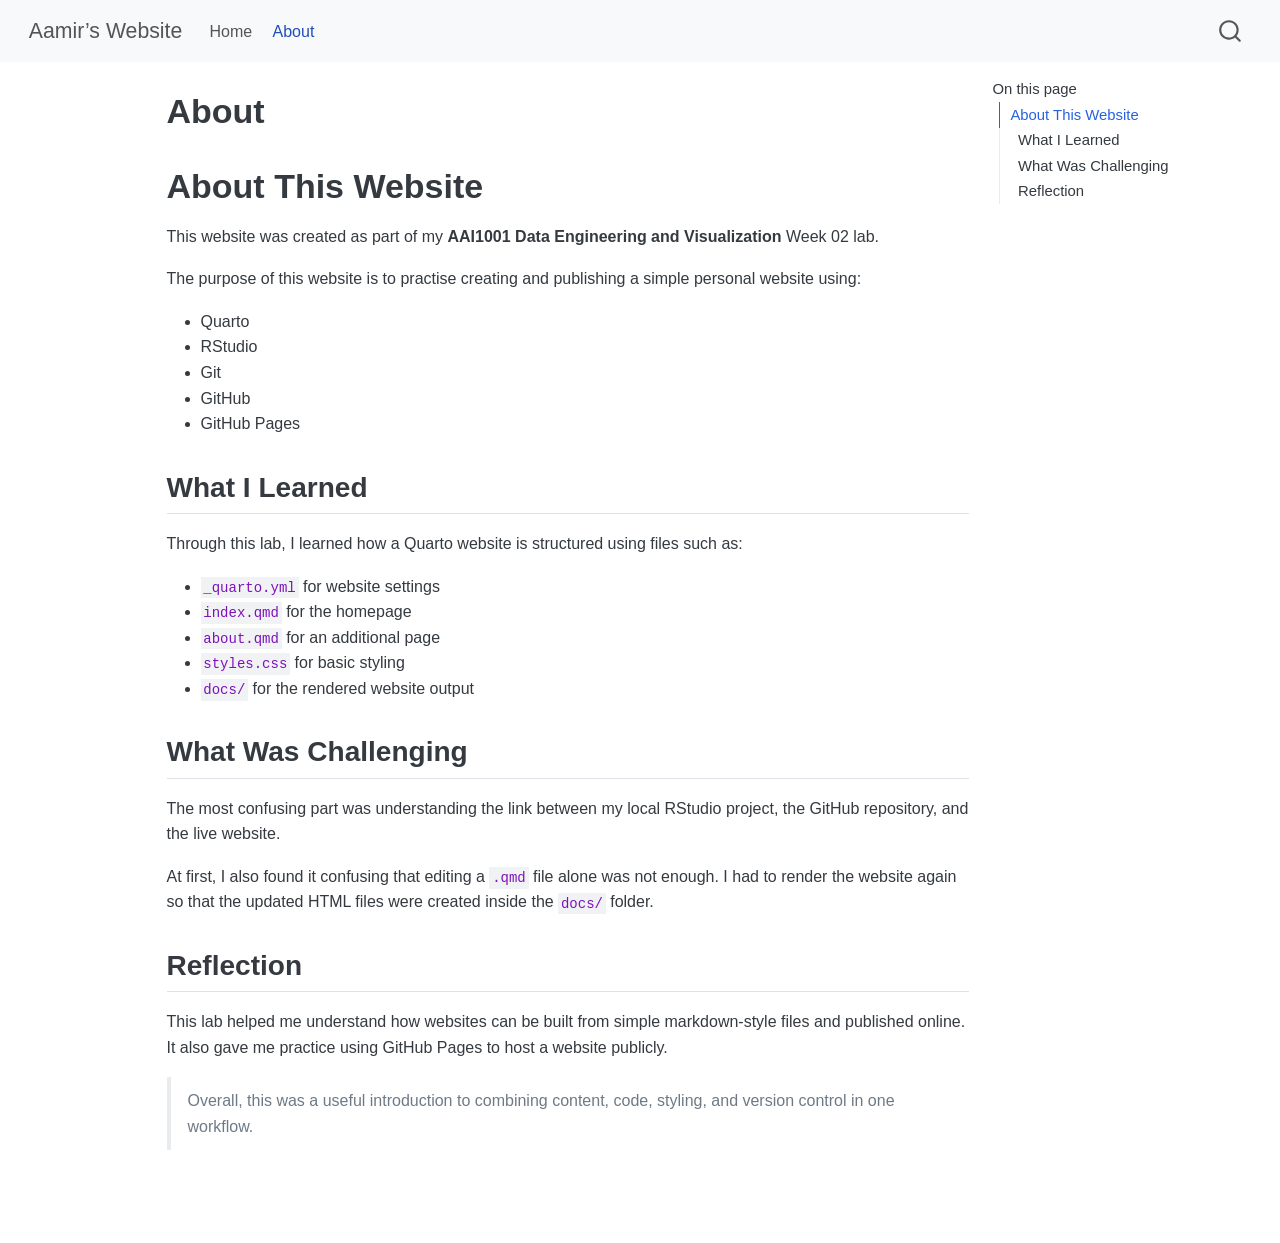
<file: docs/about.html>
<!DOCTYPE html>
<html xmlns="http://www.w3.org/1999/xhtml" lang="en" xml:lang="en"><head>

<meta charset="utf-8">
<meta name="generator" content="quarto-1.9.37">

<meta name="viewport" content="width=device-width, initial-scale=1.0, user-scalable=yes">


<title>About – Aamir’s Website</title>
<style>
/* Default styles provided by pandoc.
** See https://pandoc.org/MANUAL.html#variables-for-html for config info.
*/
code{white-space: pre-wrap;}
span.smallcaps{font-variant: small-caps;}
div.columns{display: flex; gap: min(4vw, 1.5em);}
div.column{flex: auto; overflow-x: auto;}
div.hanging-indent{margin-left: 1.5em; text-indent: -1.5em;}
ul.task-list{list-style: none;}
ul.task-list li input[type="checkbox"] {
  width: 0.8em;
  margin: 0 0.8em 0.2em -1em; /* quarto-specific, see https://github.com/quarto-dev/quarto-cli/issues/4556 */ 
  vertical-align: middle;
}
</style>


<script src="site_libs/quarto-nav/quarto-nav.js"></script>
<script src="site_libs/quarto-nav/headroom.min.js"></script>
<script src="site_libs/clipboard/clipboard.min.js"></script>
<script src="site_libs/quarto-search/autocomplete.umd.js"></script>
<script src="site_libs/quarto-search/fuse.min.js"></script>
<script src="site_libs/quarto-search/quarto-search.js"></script>
<meta name="quarto:offset" content="./">
<script src="site_libs/quarto-html/quarto.js" type="module"></script>
<script src="site_libs/quarto-html/tabsets/tabsets.js" type="module"></script>
<script src="site_libs/quarto-html/popper.min.js"></script>
<script src="site_libs/quarto-html/tippy.umd.min.js"></script>
<script src="site_libs/quarto-html/anchor.min.js"></script>
<link href="site_libs/quarto-html/tippy.css" rel="stylesheet">
<link href="site_libs/quarto-html/quarto-syntax-highlighting-7f8f88aac4f3542376d5c11b86a4c14d.css" rel="stylesheet" id="quarto-text-highlighting-styles">
<script src="site_libs/bootstrap/bootstrap.min.js"></script>
<link href="site_libs/bootstrap/bootstrap-icons.css" rel="stylesheet">
<link href="site_libs/bootstrap/bootstrap-158031087360bce0ff56dc785ce39e06.min.css" rel="stylesheet" append-hash="true" id="quarto-bootstrap" data-mode="light">
<script id="quarto-search-options" type="application/json">{
  "location": "navbar",
  "copy-button": false,
  "collapse-after": 3,
  "panel-placement": "end",
  "type": "overlay",
  "limit": 50,
  "keyboard-shortcut": [
    "f",
    "/",
    "s"
  ],
  "show-item-context": false,
  "language": {
    "search-no-results-text": "No results",
    "search-matching-documents-text": "matching documents",
    "search-copy-link-title": "Copy link to search",
    "search-hide-matches-text": "Hide additional matches",
    "search-more-match-text": "more match in this document",
    "search-more-matches-text": "more matches in this document",
    "search-clear-button-title": "Clear",
    "search-text-placeholder": "",
    "search-detached-cancel-button-title": "Cancel",
    "search-submit-button-title": "Submit",
    "search-label": "Search"
  }
}</script>


<link rel="stylesheet" href="styles.css">
</head>

<body class="nav-fixed quarto-light">

<div id="quarto-search-results"></div>
  <header id="quarto-header" class="headroom fixed-top">
    <nav class="navbar navbar-expand-lg " data-bs-theme="dark">
      <div class="navbar-container container-fluid">
      <div class="navbar-brand-container mx-auto">
    <a class="navbar-brand" href="./index.html">
    <span class="navbar-title">Aamir’s Website</span>
    </a>
  </div>
            <div id="quarto-search" class="" title="Search"></div>
          <button class="navbar-toggler" type="button" data-bs-toggle="collapse" data-bs-target="#navbarCollapse" aria-controls="navbarCollapse" role="menu" aria-expanded="false" aria-label="Toggle navigation" onclick="if (window.quartoToggleHeadroom) { window.quartoToggleHeadroom(); }">
  <span class="navbar-toggler-icon"></span>
</button>
          <div class="collapse navbar-collapse" id="navbarCollapse">
            <ul class="navbar-nav navbar-nav-scroll me-auto">
  <li class="nav-item">
    <a class="nav-link" href="./index.html"> 
<span class="menu-text">Home</span></a>
  </li>  
  <li class="nav-item">
    <a class="nav-link active" href="./about.html" aria-current="page"> 
<span class="menu-text">About</span></a>
  </li>  
</ul>
          </div> <!-- /navcollapse -->
            <div class="quarto-navbar-tools">
</div>
      </div> <!-- /container-fluid -->
    </nav>
</header>
<!-- content -->
<div id="quarto-content" class="quarto-container page-columns page-rows-contents page-layout-article page-navbar">
<!-- sidebar -->
<!-- margin-sidebar -->
    <div id="quarto-margin-sidebar" class="sidebar margin-sidebar">
        <nav id="TOC" role="doc-toc" class="toc-active">
    <h2 id="toc-title">On this page</h2>
   
  <ul>
  <li><a href="#about-this-website" id="toc-about-this-website" class="nav-link active" data-scroll-target="#about-this-website">About This Website</a>
  <ul class="collapse">
  <li><a href="#what-i-learned" id="toc-what-i-learned" class="nav-link" data-scroll-target="#what-i-learned">What I Learned</a></li>
  <li><a href="#what-was-challenging" id="toc-what-was-challenging" class="nav-link" data-scroll-target="#what-was-challenging">What Was Challenging</a></li>
  <li><a href="#reflection" id="toc-reflection" class="nav-link" data-scroll-target="#reflection">Reflection</a></li>
  </ul></li>
  </ul>
</nav>
    </div>
<!-- main -->
<main class="content" id="quarto-document-content">

<header id="title-block-header" class="quarto-title-block default">
<div class="quarto-title">
<h1 class="title">About</h1>
</div>



<div class="quarto-title-meta">

    
  
    
  </div>
  


</header>


<section id="about-this-website" class="level1">
<h1>About This Website</h1>
<p>This website was created as part of my <strong>AAI1001 Data Engineering and Visualization</strong> Week 02 lab.</p>
<p>The purpose of this website is to practise creating and publishing a simple personal website using:</p>
<ul>
<li>Quarto</li>
<li>RStudio</li>
<li>Git</li>
<li>GitHub</li>
<li>GitHub Pages</li>
</ul>
<section id="what-i-learned" class="level2">
<h2 class="anchored" data-anchor-id="what-i-learned">What I Learned</h2>
<p>Through this lab, I learned how a Quarto website is structured using files such as:</p>
<ul>
<li><code>_quarto.yml</code> for website settings</li>
<li><code>index.qmd</code> for the homepage</li>
<li><code>about.qmd</code> for an additional page</li>
<li><code>styles.css</code> for basic styling</li>
<li><code>docs/</code> for the rendered website output</li>
</ul>
</section>
<section id="what-was-challenging" class="level2">
<h2 class="anchored" data-anchor-id="what-was-challenging">What Was Challenging</h2>
<p>The most confusing part was understanding the link between my local RStudio project, the GitHub repository, and the live website.</p>
<p>At first, I also found it confusing that editing a <code>.qmd</code> file alone was not enough. I had to render the website again so that the updated HTML files were created inside the <code>docs/</code> folder.</p>
</section>
<section id="reflection" class="level2">
<h2 class="anchored" data-anchor-id="reflection">Reflection</h2>
<p>This lab helped me understand how websites can be built from simple markdown-style files and published online. It also gave me practice using GitHub Pages to host a website publicly.</p>
<blockquote class="blockquote">
<p>Overall, this was a useful introduction to combining content, code, styling, and version control in one workflow.</p>
</blockquote>


</section>
</section>

</main> <!-- /main -->
<script id="quarto-html-after-body" type="application/javascript">
  window.document.addEventListener("DOMContentLoaded", function (event) {
    const icon = "";
    const anchorJS = new window.AnchorJS();
    anchorJS.options = {
      placement: 'right',
      icon: icon
    };
    anchorJS.add('.anchored');
    const isCodeAnnotation = (el) => {
      for (const clz of el.classList) {
        if (clz.startsWith('code-annotation-')) {                     
          return true;
        }
      }
      return false;
    }
    const onCopySuccess = function(e) {
      // button target
      const button = e.trigger;
      // don't keep focus
      button.blur();
      // flash "checked"
      button.classList.add('code-copy-button-checked');
      var currentTitle = button.getAttribute("title");
      button.setAttribute("title", "Copied!");
      let tooltip;
      if (window.bootstrap) {
        button.setAttribute("data-bs-toggle", "tooltip");
        button.setAttribute("data-bs-placement", "left");
        button.setAttribute("data-bs-title", "Copied!");
        tooltip = new bootstrap.Tooltip(button, 
          { trigger: "manual", 
            customClass: "code-copy-button-tooltip",
            offset: [0, -8]});
        tooltip.show();    
      }
      setTimeout(function() {
        if (tooltip) {
          tooltip.hide();
          button.removeAttribute("data-bs-title");
          button.removeAttribute("data-bs-toggle");
          button.removeAttribute("data-bs-placement");
        }
        button.setAttribute("title", currentTitle);
        button.classList.remove('code-copy-button-checked');
      }, 1000);
      // clear code selection
      e.clearSelection();
    }
    const getTextToCopy = function(trigger) {
      const outerScaffold = trigger.parentElement.cloneNode(true);
      const codeEl = outerScaffold.querySelector('code');
      for (const childEl of codeEl.children) {
        if (isCodeAnnotation(childEl)) {
          childEl.remove();
        }
      }
      return codeEl.innerText;
    }
    const clipboard = new window.ClipboardJS('.code-copy-button:not([data-in-quarto-modal])', {
      text: getTextToCopy
    });
    clipboard.on('success', onCopySuccess);
    if (window.document.getElementById('quarto-embedded-source-code-modal')) {
      const clipboardModal = new window.ClipboardJS('.code-copy-button[data-in-quarto-modal]', {
        text: getTextToCopy,
        container: window.document.getElementById('quarto-embedded-source-code-modal')
      });
      clipboardModal.on('success', onCopySuccess);
    }
      var localhostRegex = new RegExp(/^(?:http|https):\/\/localhost\:?[0-9]*\//);
      var mailtoRegex = new RegExp(/^mailto:/);
        var filterRegex = new RegExp('/' + window.location.host + '/');
      var isInternal = (href) => {
          return filterRegex.test(href) || localhostRegex.test(href) || mailtoRegex.test(href);
      }
      // Inspect non-navigation links and adorn them if external
     var links = window.document.querySelectorAll('a[href]:not(.nav-link):not(.navbar-brand):not(.toc-action):not(.sidebar-link):not(.sidebar-item-toggle):not(.pagination-link):not(.no-external):not([aria-hidden]):not(.dropdown-item):not(.quarto-navigation-tool):not(.about-link)');
      for (var i=0; i<links.length; i++) {
        const link = links[i];
        if (!isInternal(link.href)) {
          // undo the damage that might have been done by quarto-nav.js in the case of
          // links that we want to consider external
          if (link.dataset.originalHref !== undefined) {
            link.href = link.dataset.originalHref;
          }
        }
      }
    function tippyHover(el, contentFn, onTriggerFn, onUntriggerFn) {
      const config = {
        allowHTML: true,
        maxWidth: 500,
        delay: 100,
        arrow: false,
        appendTo: function(el) {
            return el.parentElement;
        },
        interactive: true,
        interactiveBorder: 10,
        theme: 'quarto',
        placement: 'bottom-start',
      };
      if (contentFn) {
        config.content = contentFn;
      }
      if (onTriggerFn) {
        config.onTrigger = onTriggerFn;
      }
      if (onUntriggerFn) {
        config.onUntrigger = onUntriggerFn;
      }
      window.tippy(el, config); 
    }
    const noterefs = window.document.querySelectorAll('a[role="doc-noteref"]');
    for (var i=0; i<noterefs.length; i++) {
      const ref = noterefs[i];
      tippyHover(ref, function() {
        // use id or data attribute instead here
        let href = ref.getAttribute('data-footnote-href') || ref.getAttribute('href');
        try { href = new URL(href).hash; } catch {}
        const id = href.replace(/^#\/?/, "");
        const note = window.document.getElementById(id);
        if (note) {
          return note.innerHTML;
        } else {
          return "";
        }
      });
    }
    const xrefs = window.document.querySelectorAll('a.quarto-xref');
    const processXRef = (id, note) => {
      // Strip column container classes
      const stripColumnClz = (el) => {
        el.classList.remove("page-full", "page-columns");
        if (el.children) {
          for (const child of el.children) {
            stripColumnClz(child);
          }
        }
      }
      stripColumnClz(note)
      if (id === null || id.startsWith('sec-')) {
        // Special case sections, only their first couple elements
        const container = document.createElement("div");
        if (note.children && note.children.length > 2) {
          container.appendChild(note.children[0].cloneNode(true));
          for (let i = 1; i < note.children.length; i++) {
            const child = note.children[i];
            if (child.tagName === "P" && child.innerText === "") {
              continue;
            } else {
              container.appendChild(child.cloneNode(true));
              break;
            }
          }
          if (window.Quarto?.typesetMath) {
            window.Quarto.typesetMath(container);
          }
          return container.innerHTML
        } else {
          if (window.Quarto?.typesetMath) {
            window.Quarto.typesetMath(note);
          }
          return note.innerHTML;
        }
      } else {
        // Remove any anchor links if they are present
        const anchorLink = note.querySelector('a.anchorjs-link');
        if (anchorLink) {
          anchorLink.remove();
        }
        if (window.Quarto?.typesetMath) {
          window.Quarto.typesetMath(note);
        }
        if (note.classList.contains("callout")) {
          return note.outerHTML;
        } else {
          return note.innerHTML;
        }
      }
    }
    for (var i=0; i<xrefs.length; i++) {
      const xref = xrefs[i];
      tippyHover(xref, undefined, function(instance) {
        instance.disable();
        let url = xref.getAttribute('href');
        let hash = undefined; 
        if (url.startsWith('#')) {
          hash = url;
        } else {
          try { hash = new URL(url).hash; } catch {}
        }
        if (hash) {
          const id = hash.replace(/^#\/?/, "");
          const note = window.document.getElementById(id);
          if (note !== null) {
            try {
              const html = processXRef(id, note.cloneNode(true));
              instance.setContent(html);
            } finally {
              instance.enable();
              instance.show();
            }
          } else {
            // See if we can fetch this
            fetch(url.split('#')[0])
            .then(res => res.text())
            .then(html => {
              const parser = new DOMParser();
              const htmlDoc = parser.parseFromString(html, "text/html");
              const note = htmlDoc.getElementById(id);
              if (note !== null) {
                const html = processXRef(id, note);
                instance.setContent(html);
              } 
            }).finally(() => {
              instance.enable();
              instance.show();
            });
          }
        } else {
          // See if we can fetch a full url (with no hash to target)
          // This is a special case and we should probably do some content thinning / targeting
          fetch(url)
          .then(res => res.text())
          .then(html => {
            const parser = new DOMParser();
            const htmlDoc = parser.parseFromString(html, "text/html");
            const note = htmlDoc.querySelector('main.content');
            if (note !== null) {
              // This should only happen for chapter cross references
              // (since there is no id in the URL)
              // remove the first header
              if (note.children.length > 0 && note.children[0].tagName === "HEADER") {
                note.children[0].remove();
              }
              const html = processXRef(null, note);
              instance.setContent(html);
            } 
          }).finally(() => {
            instance.enable();
            instance.show();
          });
        }
      }, function(instance) {
      });
    }
        let selectedAnnoteEl;
        const selectorForAnnotation = ( cell, annotation) => {
          let cellAttr = 'data-code-cell="' + cell + '"';
          let lineAttr = 'data-code-annotation="' +  annotation + '"';
          const selector = 'span[' + cellAttr + '][' + lineAttr + ']';
          return selector;
        }
        const selectCodeLines = (annoteEl) => {
          const doc = window.document;
          const targetCell = annoteEl.getAttribute("data-target-cell");
          const targetAnnotation = annoteEl.getAttribute("data-target-annotation");
          const annoteSpan = window.document.querySelector(selectorForAnnotation(targetCell, targetAnnotation));
          const lines = annoteSpan.getAttribute("data-code-lines").split(",");
          const lineIds = lines.map((line) => {
            return targetCell + "-" + line;
          })
          let top = null;
          let height = null;
          let parent = null;
          if (lineIds.length > 0) {
              //compute the position of the single el (top and bottom and make a div)
              const el = window.document.getElementById(lineIds[0]);
              top = el.offsetTop;
              height = el.offsetHeight;
              parent = el.parentElement.parentElement;
            if (lineIds.length > 1) {
              const lastEl = window.document.getElementById(lineIds[lineIds.length - 1]);
              const bottom = lastEl.offsetTop + lastEl.offsetHeight;
              height = bottom - top;
            }
            if (top !== null && height !== null && parent !== null) {
              // cook up a div (if necessary) and position it 
              let div = window.document.getElementById("code-annotation-line-highlight");
              if (div === null) {
                div = window.document.createElement("div");
                div.setAttribute("id", "code-annotation-line-highlight");
                div.style.position = 'absolute';
                parent.appendChild(div);
              }
              div.style.top = top - 2 + "px";
              div.style.height = height + 4 + "px";
              div.style.left = 0;
              let gutterDiv = window.document.getElementById("code-annotation-line-highlight-gutter");
              if (gutterDiv === null) {
                gutterDiv = window.document.createElement("div");
                gutterDiv.setAttribute("id", "code-annotation-line-highlight-gutter");
                gutterDiv.style.position = 'absolute';
                const codeCell = window.document.getElementById(targetCell);
                const gutter = codeCell.querySelector('.code-annotation-gutter');
                gutter.appendChild(gutterDiv);
              }
              gutterDiv.style.top = top - 2 + "px";
              gutterDiv.style.height = height + 4 + "px";
            }
            selectedAnnoteEl = annoteEl;
          }
        };
        const unselectCodeLines = () => {
          const elementsIds = ["code-annotation-line-highlight", "code-annotation-line-highlight-gutter"];
          elementsIds.forEach((elId) => {
            const div = window.document.getElementById(elId);
            if (div) {
              div.remove();
            }
          });
          selectedAnnoteEl = undefined;
        };
          // Handle positioning of the toggle
      window.addEventListener(
        "resize",
        throttle(() => {
          elRect = undefined;
          if (selectedAnnoteEl) {
            selectCodeLines(selectedAnnoteEl);
          }
        }, 10)
      );
      function throttle(fn, ms) {
      let throttle = false;
      let timer;
        return (...args) => {
          if(!throttle) { // first call gets through
              fn.apply(this, args);
              throttle = true;
          } else { // all the others get throttled
              if(timer) clearTimeout(timer); // cancel #2
              timer = setTimeout(() => {
                fn.apply(this, args);
                timer = throttle = false;
              }, ms);
          }
        };
      }
        // Attach click handler to the DT
        const annoteDls = window.document.querySelectorAll('dt[data-target-cell]');
        for (const annoteDlNode of annoteDls) {
          annoteDlNode.addEventListener('click', (event) => {
            const clickedEl = event.target;
            if (clickedEl !== selectedAnnoteEl) {
              unselectCodeLines();
              const activeEl = window.document.querySelector('dt[data-target-cell].code-annotation-active');
              if (activeEl) {
                activeEl.classList.remove('code-annotation-active');
              }
              selectCodeLines(clickedEl);
              clickedEl.classList.add('code-annotation-active');
            } else {
              // Unselect the line
              unselectCodeLines();
              clickedEl.classList.remove('code-annotation-active');
            }
          });
        }
    const findCites = (el) => {
      const parentEl = el.parentElement;
      if (parentEl) {
        const cites = parentEl.dataset.cites;
        if (cites) {
          return {
            el,
            cites: cites.split(' ')
          };
        } else {
          return findCites(el.parentElement)
        }
      } else {
        return undefined;
      }
    };
    var bibliorefs = window.document.querySelectorAll('a[role="doc-biblioref"]');
    for (var i=0; i<bibliorefs.length; i++) {
      const ref = bibliorefs[i];
      const citeInfo = findCites(ref);
      if (citeInfo) {
        tippyHover(citeInfo.el, function() {
          var popup = window.document.createElement('div');
          citeInfo.cites.forEach(function(cite) {
            var citeDiv = window.document.createElement('div');
            citeDiv.classList.add('hanging-indent');
            citeDiv.classList.add('csl-entry');
            var biblioDiv = window.document.getElementById('ref-' + cite);
            if (biblioDiv) {
              citeDiv.innerHTML = biblioDiv.innerHTML;
            }
            popup.appendChild(citeDiv);
          });
          return popup.innerHTML;
        });
      }
    }
  });
  </script>
</div> <!-- /content -->




</body></html>
</file>
<file: docs/site_libs/quarto-html/tippy.css>
.tippy-box[data-animation=fade][data-state=hidden]{opacity:0}[data-tippy-root]{max-width:calc(100vw - 10px)}.tippy-box{position:relative;background-color:#333;color:#fff;border-radius:4px;font-size:14px;line-height:1.4;white-space:normal;outline:0;transition-property:transform,visibility,opacity}.tippy-box[data-placement^=top]>.tippy-arrow{bottom:0}.tippy-box[data-placement^=top]>.tippy-arrow:before{bottom:-7px;left:0;border-width:8px 8px 0;border-top-color:initial;transform-origin:center top}.tippy-box[data-placement^=bottom]>.tippy-arrow{top:0}.tippy-box[data-placement^=bottom]>.tippy-arrow:before{top:-7px;left:0;border-width:0 8px 8px;border-bottom-color:initial;transform-origin:center bottom}.tippy-box[data-placement^=left]>.tippy-arrow{right:0}.tippy-box[data-placement^=left]>.tippy-arrow:before{border-width:8px 0 8px 8px;border-left-color:initial;right:-7px;transform-origin:center left}.tippy-box[data-placement^=right]>.tippy-arrow{left:0}.tippy-box[data-placement^=right]>.tippy-arrow:before{left:-7px;border-width:8px 8px 8px 0;border-right-color:initial;transform-origin:center right}.tippy-box[data-inertia][data-state=visible]{transition-timing-function:cubic-bezier(.54,1.5,.38,1.11)}.tippy-arrow{width:16px;height:16px;color:#333}.tippy-arrow:before{content:"";position:absolute;border-color:transparent;border-style:solid}.tippy-content{position:relative;padding:5px 9px;z-index:1}
</file>
<file: docs/site_libs/quarto-html/quarto-syntax-highlighting-7f8f88aac4f3542376d5c11b86a4c14d.css>
/* quarto syntax highlight colors */
:root {
  --quarto-hl-ot-color: #003B4F;
  --quarto-hl-at-color: #657422;
  --quarto-hl-ss-color: #20794D;
  --quarto-hl-an-color: #5E5E5E;
  --quarto-hl-fu-color: #4758AB;
  --quarto-hl-st-color: #20794D;
  --quarto-hl-cf-color: #003B4F;
  --quarto-hl-op-color: #5E5E5E;
  --quarto-hl-er-color: #AD0000;
  --quarto-hl-bn-color: #AD0000;
  --quarto-hl-al-color: #AD0000;
  --quarto-hl-va-color: #111111;
  --quarto-hl-bu-color: inherit;
  --quarto-hl-ex-color: inherit;
  --quarto-hl-pp-color: #AD0000;
  --quarto-hl-in-color: #5E5E5E;
  --quarto-hl-vs-color: #20794D;
  --quarto-hl-wa-color: #5E5E5E;
  --quarto-hl-do-color: #5E5E5E;
  --quarto-hl-im-color: #00769E;
  --quarto-hl-ch-color: #20794D;
  --quarto-hl-dt-color: #AD0000;
  --quarto-hl-fl-color: #AD0000;
  --quarto-hl-co-color: #5E5E5E;
  --quarto-hl-cv-color: #5E5E5E;
  --quarto-hl-cn-color: #8f5902;
  --quarto-hl-sc-color: #5E5E5E;
  --quarto-hl-dv-color: #AD0000;
  --quarto-hl-kw-color: #003B4F;
}

/* other quarto variables */
:root {
  --quarto-font-monospace: SFMono-Regular, Menlo, Monaco, Consolas, "Liberation Mono", "Courier New", monospace;
}

/* syntax highlight based on Pandoc's rules */
pre > code.sourceCode > span {
  color: #003B4F;
}

code.sourceCode > span {
  color: #003B4F;
}

div.sourceCode,
div.sourceCode pre.sourceCode {
  color: #003B4F;
}

/* Normal */
code span {
  color: #003B4F;
}

/* Alert */
code span.al {
  color: #AD0000;
  font-style: inherit;
}

/* Annotation */
code span.an {
  color: #5E5E5E;
  font-style: inherit;
}

/* Attribute */
code span.at {
  color: #657422;
  font-style: inherit;
}

/* BaseN */
code span.bn {
  color: #AD0000;
  font-style: inherit;
}

/* BuiltIn */
code span.bu {
  font-style: inherit;
}

/* ControlFlow */
code span.cf {
  color: #003B4F;
  font-weight: bold;
  font-style: inherit;
}

/* Char */
code span.ch {
  color: #20794D;
  font-style: inherit;
}

/* Constant */
code span.cn {
  color: #8f5902;
  font-style: inherit;
}

/* Comment */
code span.co {
  color: #5E5E5E;
  font-style: inherit;
}

/* CommentVar */
code span.cv {
  color: #5E5E5E;
  font-style: italic;
}

/* Documentation */
code span.do {
  color: #5E5E5E;
  font-style: italic;
}

/* DataType */
code span.dt {
  color: #AD0000;
  font-style: inherit;
}

/* DecVal */
code span.dv {
  color: #AD0000;
  font-style: inherit;
}

/* Error */
code span.er {
  color: #AD0000;
  font-style: inherit;
}

/* Extension */
code span.ex {
  font-style: inherit;
}

/* Float */
code span.fl {
  color: #AD0000;
  font-style: inherit;
}

/* Function */
code span.fu {
  color: #4758AB;
  font-style: inherit;
}

/* Import */
code span.im {
  color: #00769E;
  font-style: inherit;
}

/* Information */
code span.in {
  color: #5E5E5E;
  font-style: inherit;
}

/* Keyword */
code span.kw {
  color: #003B4F;
  font-weight: bold;
  font-style: inherit;
}

/* Operator */
code span.op {
  color: #5E5E5E;
  font-style: inherit;
}

/* Other */
code span.ot {
  color: #003B4F;
  font-style: inherit;
}

/* Preprocessor */
code span.pp {
  color: #AD0000;
  font-style: inherit;
}

/* SpecialChar */
code span.sc {
  color: #5E5E5E;
  font-style: inherit;
}

/* SpecialString */
code span.ss {
  color: #20794D;
  font-style: inherit;
}

/* String */
code span.st {
  color: #20794D;
  font-style: inherit;
}

/* Variable */
code span.va {
  color: #111111;
  font-style: inherit;
}

/* VerbatimString */
code span.vs {
  color: #20794D;
  font-style: inherit;
}

/* Warning */
code span.wa {
  color: #5E5E5E;
  font-style: italic;
}

.prevent-inlining {
  content: "</";
}

/*# sourceMappingURL=789ad8cd35626ba772517505b42a116e.css.map */
</file>
<file: docs/styles.css>
body {
  font-family: Arial, sans-serif;
  font-size: 16px;
  line-height: 1.6;
}

h1, h2 {
  font-weight: 700;
}

img {
  border-radius: 12px;
  margin-top: 10px;
  margin-bottom: 20px;
}
</file>
